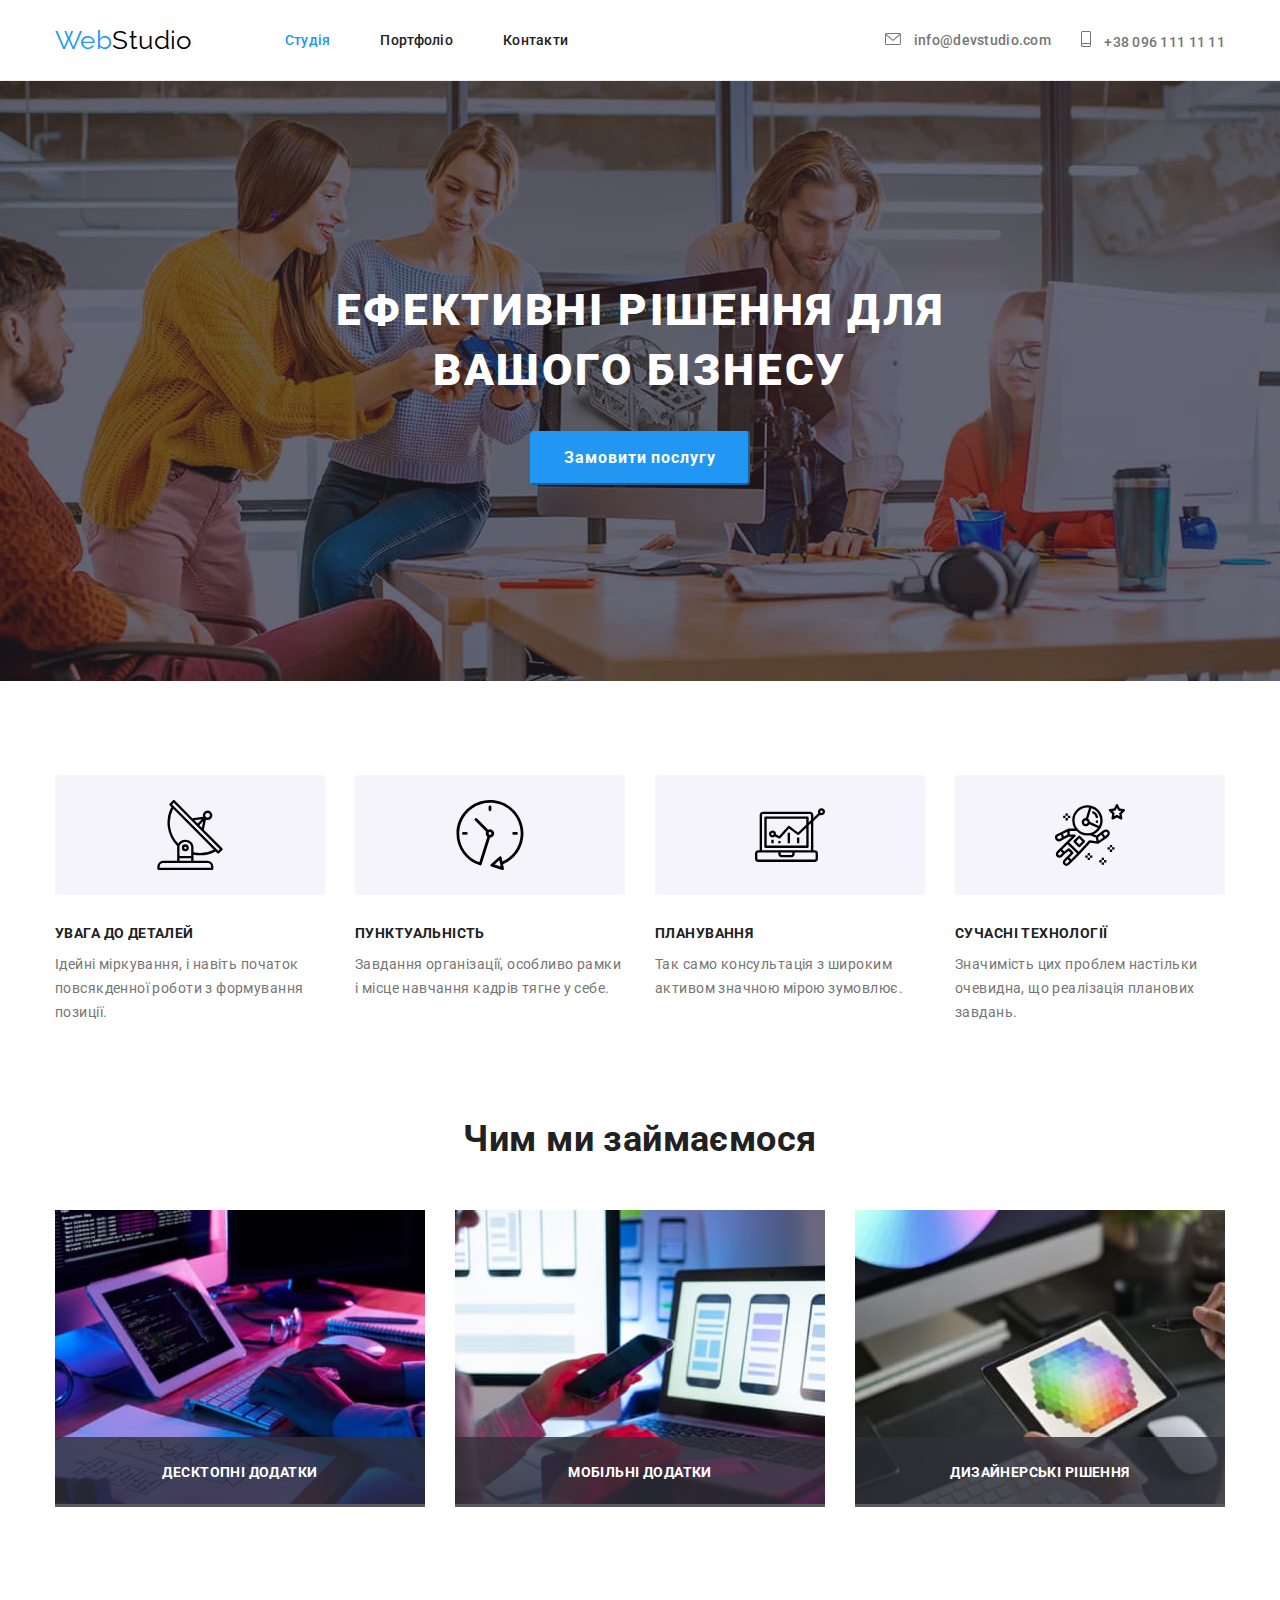
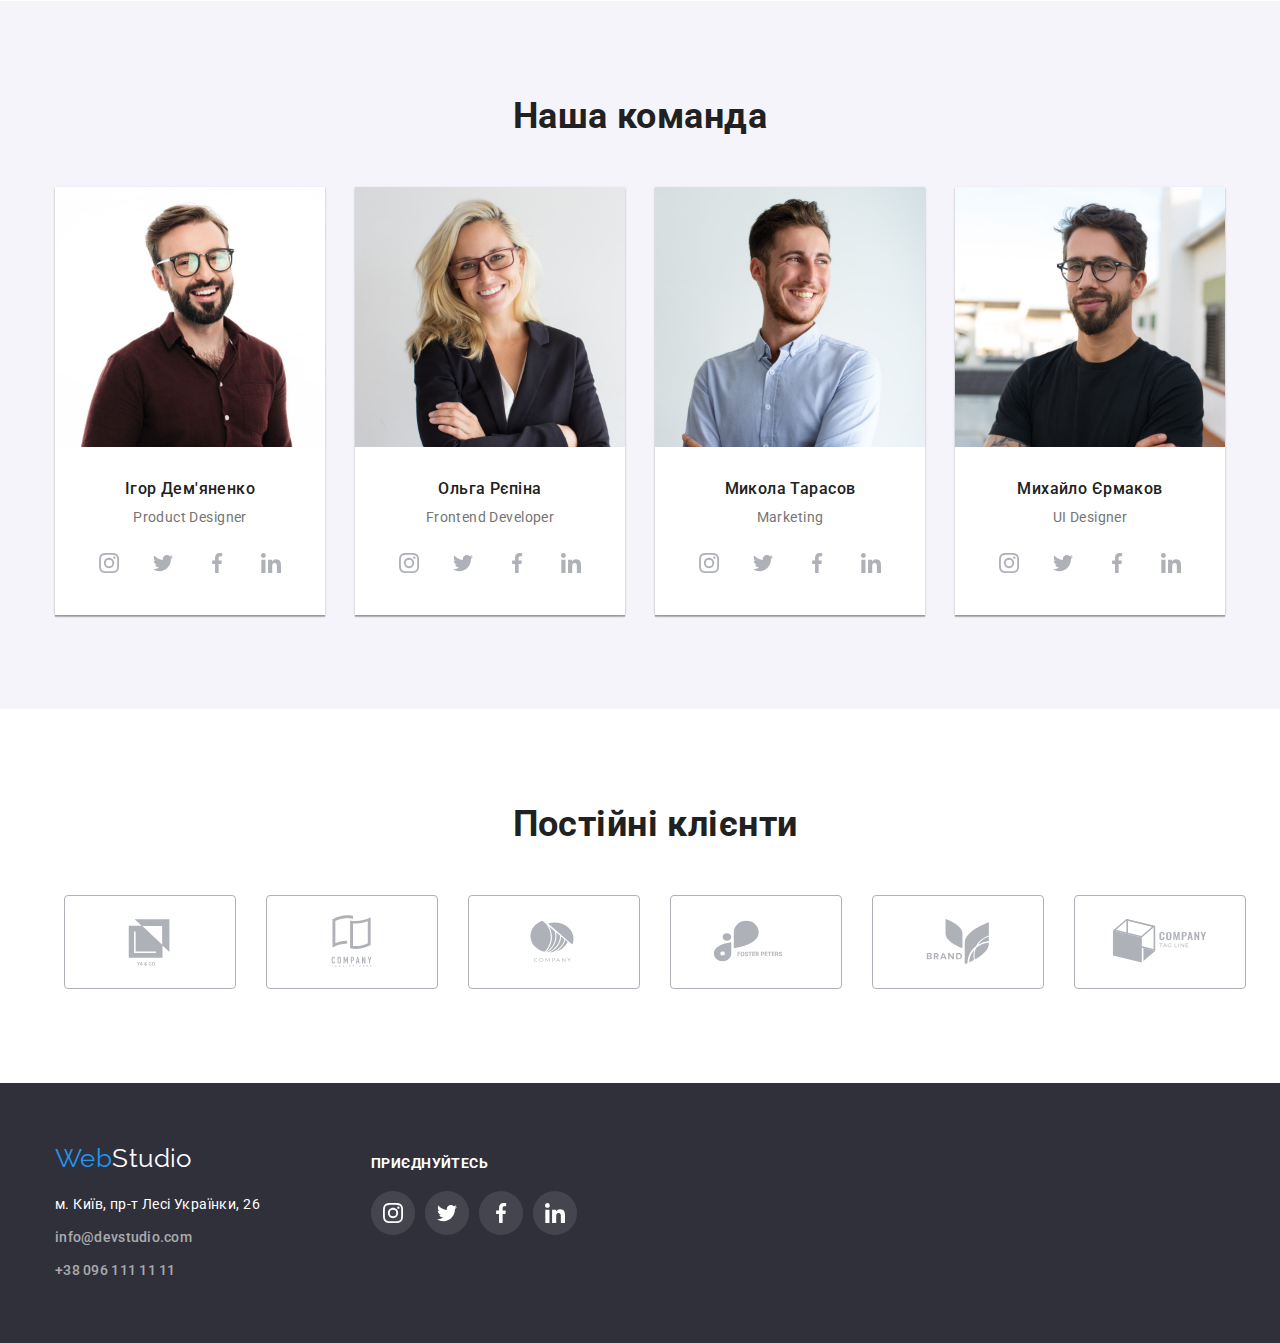
<file: index.html>
<!DOCTYPE html>
<html lang="uk">
<head>
    <meta charset="UTF-8">
    <meta http-equiv="X-UA-Compatible" content="IE=edge">
    <meta name="viewport" content="width=device-width, initial-scale=1.0">
    <title>WebStudio</title>
    <link rel="stylesheet"
        href="https://cdnjs.cloudflare.com/ajax/libs/modern-normalize/1.1.0/modern-normalize.min.css">
    <link rel="stylesheet" href="./css/styles.css">
    <link rel="stylesheet"
        href="https://fonts.googleapis.com/css2?family=Raleway:wght@700&family=Roboto:wght@400;500;700;900&display=swap">
</head>

<body>
    <header class="border">
            <div class="container">
                <nav>
                     <a href="./index.html" class="studio"><span class="span-logo">Web</span>Studio</a>
                    <ul class="ul nav">
                        <li><a href="" class="nav-link current">Студія</a></li>
                        <li><a href="./portfolio.html" class="nav-link">Портфоліо</a></li>
                        <li><a href="" class="nav-link">Контакти</a></li>
                    </ul>
                </nav>
                <ul class="ul header">
                    <Li><a href="mailto:info@devstudio.com" class="link">
                        <svg class="header-icon" width="16" height="12">
                        <use href="./img/icon.svg#mail"></use>
                    </svg>
                        info@devstudio.com</a></Li>
                   <Li><a href="tel:+380961111111" class="link">
                    <svg class="header-icon" width="10" height="16">
                        <use href="./img/icon.svg#smartphone"></use>
                    </svg>
                    
                    +38 096 111 11 11</a></Li>
                </ul>
            </div>
        </header>
        <main>
            <section class="main-section heroes">
                <div class="container">
                    <h1 class="main-title">Ефективні рішення для<br> вашого бізнесу</h1>
                    <button data-modal-open type="button" class="main-button">Замовити послугу</button>
                </div>
                <div class="backdrop is-hidden" data-modal>
                    <div class="modal">
                     <button class="torba" data-modal-close> 
                        <svg class="close" width="18" height="18">
                            <use href="./img/symbol-defs.svg#close-balck"></use>
                        </svg>
                    </button>
                    </div>
                </div>
            </section>
            <section class="section section-tools">
                <div class="container">
                    <h2>
                        <!--Інструменти для рішень-->
                    </h2>
                    <ul class="ul tools">
                        <li class="li-tools">
                            <div class="icon-tools"  tabindex="0">
                            <svg class="antenna" width="70" height="70">
                                <use href="./img/icon.svg#antenna"></use>
                            </svg>
                            </div>
                            <h3 class="tools-title">УВАГА ДО ДЕТАЛЕЙ</h3>
                            <p class="tools-text">Ідейні міркування, і навіть початок повсякденної роботи з формування позиції.</p>
                        </li>
                        <li class="li-tools">
                            <div class="icon-tools"  tabindex="0">
                            <svg class="clock" width=" 70" height="70">
                                <use href="./img/icon.svg#clock"></use>
                            </svg>
                            </div>
                            <h3 class="tools-title">ПУНКТУАЛЬНІСТЬ</h3>
                            <p class="tools-text">Завдання організації, особливо рамки і місце навчання кадрів тягне у себе.</p>
                        </li>
                        <li class="li-tools">
                            <div class="icon-tools"  tabindex="0">
                            <svg class="diagram" width=" 70" height="70">
                                <use href="./img/icon.svg#diagram"></use>
                            </svg>
                            </div>
                            <h3 class="tools-title">ПЛАНУВАННЯ</h3>
                            <p class="tools-text">Так само консультація з широким активом значною мірою зумовлює.</p>
                        </li>
                        <li class="li-tools">
                            <div class="icon-tools"  tabindex="0">
                            <svg class="astronaut" width=" 70" height="70">
                                <use href="./img/icon.svg#astronaut"></use>
                            </svg>
                            </div>
                            <h3 class="tools-title">СУЧАСНІ ТЕХНОЛОГІЇ</h3>
                            <p class="tools-text">Значимість цих проблем настільки очевидна, що реалізація планових завдань.</p>
                        </li>
                    </ul>
                </div>
            </section>
            <section class="section">
                <div class="container">
                    <h2 class="secondary-title">Чим ми займаємося</h2>
                    <ul class="ul works">
                        <li class="second-works"><img src="./img/pc.jpg" alt="пк" width="370" height="294">
                            <h3 class="test-work">Десктопні додатки</h3>
                        </li>
                        <li class="second-works"><img src="./img/smart.jpg" alt="смартфон" width="370" height="294">
                            <h3 class="test-work">Мобільні додатки</h3>
                        </li>
                        <li class="second-works"><img src="./img/tablet.jpg" alt="планшет" width="370" height="294">
                        <h3 class="test-work">Дизайнерські рішення</h3>
                        </li>
                    </ul>
                </div>
            </section>
            <section class="section our-team">
                <div class="container">
                    <h2 class="secondary-title">Наша команда</h2>
                    <ul class="ul team">
                        <li class="shadow-team">
                            <img src="./img/designer.jpg" alt="Співробітник" width="270" height="260">
                           <div class="dream-team">
                            <h3 class="team-title">Ігор Дем'яненко</h3>
                            <p lang="en" class="title">Product Designer</p>
                         <div class="icon-team">
                            <div class="icon-hover"  tabindex="0">
                            <svg class="socials-icon" width="20" height="20">
                                <use href="./img/inst.svg#instagram"></use>
                            </svg>
                            </div>
                            <div class="icon-hover"  tabindex="0">
                            <svg class="socials-icon" width="20" height="20">
                                <use href="./img/socialset.svg#twitter"></use>
                            </svg>
                            </div>
                            <div class="icon-hover"  tabindex="0">
                            <svg class="socials-icon" width="20" height="20">
                                <use href="./img/socialset.svg#facebook"></use>
                            </svg>
                            </div>
                            <div class="icon-hover"  tabindex="0">
                            <svg class="socials-icon" width="20" height="20">
                                <use href="./img/socialset.svg#linkedin"></use>
                            </svg>
                            </div>
                         </div>
             </div>
                    </li>
                        <li class="shadow-team">
                            <img src="./img/frontend.jpg" alt="Співробітник" width="270" height="260">
                            <div class="dream-team">
                            <h3 class="team-title">Ольга Рєпіна</h3>
                            <p lang="en" class="title">Frontend Developer</p>
                            <div class="icon-team">
                                <div class="icon-hover"  tabindex="0">
                                    <svg class="socials-icon" width="20" height="20">
                                        <use href="./img/inst.svg#instagram"></use>
                                    </svg>
                                </div>
                                <div class="icon-hover"  tabindex="0">
                                    <svg class="socials-icon" width="20" height="20">
                                        <use href="./img/socialset.svg#twitter"></use>
                                    </svg>
                                </div>
                                <div class="icon-hover"  tabindex="0">
                                    <svg class="socials-icon" width="20" height="20">
                                        <use href="./img/socialset.svg#facebook"></use>
                                    </svg>
                                </div>
                                <div class="icon-hover"  tabindex="0">
                                    <svg class="socials-icon" width="20" height="20">
                                        <use href="./img/socialset.svg#linkedin"></use>
                                    </svg>
                                </div>
                            </div>
                        </div>  
                        </li>
                        <li class="shadow-team">
                            <img src="./img/marketing.jpg" alt="Співробітник" width="270" height="260">
                            <div class="dream-team">
                            <h3 class="team-title">Микола Тарасов</h3>
                            <p lang="en" class="title">Marketing</p>
                            <div class="icon-team">
                                <div class="icon-hover"  tabindex="0">
                                    <svg class="socials-icon" width="20" height="20">
                                        <use href="./img/inst.svg#instagram"></use>
                                    </svg>
                                </div>
                                <div class="icon-hover"  tabindex="0">
                                    <svg class="socials-icon" width="20" height="20">
                                        <use href="./img/socialset.svg#twitter"></use>
                                    </svg>
                                </div>
                                <div class="icon-hover"  tabindex="0">
                                    <svg class="socials-icon" width="20" height="20">
                                        <use href="./img/socialset.svg#facebook"></use>
                                    </svg>
                                </div>
                                <div class="icon-hover"  tabindex="0">
                                    <svg class="socials-icon" width="20" height="20">
                                        <use href="./img/socialset.svg#linkedin"></use>
                                    </svg>
                                </div>
                            </div>
                        </div> 
                        </li>
                        <li class="shadow-team">
                            <img src="./img/ui.jpg" alt="Співробітник" width="270" height="260">
                            <div class="dream-team">
                            <h3 class="team-title">Михайло Єрмаков</h3>
                            <p lang="en" class="title">UI Designer</p>
                            <div class="icon-team">
                                <div class="icon-hover"  tabindex="0">
                                    <svg class="socials-icon" width="20" height="20">
                                        <use href="./img/inst.svg#instagram"></use>
                                    </svg>
                                </div>
                                <div class="icon-hover"  tabindex="0">
                                    <svg class="socials-icon" width="20" height="20">
                                        <use href="./img/socialset.svg#twitter"></use>
                                    </svg>
                                </div>
                                <div class="icon-hover"  tabindex="0">
                                    <svg class="socials-icon" width="20" height="20">
                                        <use href="./img/socialset.svg#facebook"></use>
                                    </svg>
                                </div>
                                <div class="icon-hover"  tabindex="0">
                                    <svg class="socials-icon" width="20" height="20">
                                        <use href="./img/socialset.svg#linkedin"></use>
                                    </svg>
                                </div>
                            </div>
                            </div>
                        </li>
                    </ul>
                </div>
            </section>
            <section class="section container">
            <div class="container">
                <h2 class="secondary-title">Постійні клієнти</h2>
                
                <ul class="ul client">
                    <li class="icon-client"  tabindex="0">
                        <svg class="box-client" width="106" height="60">
                            <use  href="./img/icon.svg#Logo"></use>
                        </svg>
                        <li class="icon-client"  tabindex="0">
                            <svg class="box-client" width="106" height="60">
                                <use href="./img/icon.svg#Logoa"></use>
                            </svg>
                        </li>
                        <li class="icon-client"  tabindex="0">
                            <svg class="box-client" width="106" height="60">
                                <use  href="./img/icon.svg#Logob"></use>
                            </svg>
                        </li>
                        <li class="icon-client"  tabindex="0">
                            <svg class="box-client" width="106" height="60">
                                <use   href="./img/icon.svg#Logoc"></use>
                            </svg>
                        </li>
                        <li class="icon-client"  tabindex="0">
                            <svg class="box-client" width="106" height="60">
                                <use   href="./img/icon.svg#Logod"></use>
                            </svg>
                        </li>
                        <li class="icon-client" tabindex="0">
                            <svg class="box-client" width="106" height="60">
                                <use   href="./img/icon.svg#Logoe"></use>
                            </svg>
                        </li>
                    
                </ul>
            </div>
            </section>
            
        </main>
        <footer class="footer">
            <div class="ttt container">
            <div class="join">
                <a href="./index.html" class="studio-footer"><span class="span-logo">Web</span>Studio</a>
                <address class="footer-address">
                    <ul class="ul tttt">
                        <li><a href="https://goo.gl/maps/Uojgi36pU9A2yynF6" class="address-link">м. Київ, пр-т Лесі
                                Українки, 26</a></li>
                        <li><a href="mailto:info@devstudio.com" class="link">info@devstudio.com</a></li>
                        <li><a href="tel:+380961111111" class="link">+38 096 111 11 11</a></li>
                    </ul>
                </address>
            </div>
        <div class="icon-teams">
            <h3 class="social-title">приєднуйтесь</h3>
            <ul class="last">
                <li class="icon-hovers"  tabindex="0">
                    <svg class="socials-icon" width="20" height="20">
                        <use href="./img/inst.svg#instagram"></use>
                    </svg>
                    
                </li>
                <li class="icon-hovers"  tabindex="0">
                    <svg class="socials-icon" width="20" height="20">
                        <use href="./img/socialset.svg#twitter"></use>
                    </svg>
                   
                </li>
                <li class="icon-hovers"  tabindex="0"> 
                    <svg class="socials-icon" width="20" height="20">
                        <use href="./img/socialset.svg#facebook"></use>
                    </svg>
                   
                </li> 
                <li class="icon-hovers"  tabindex="0"> 
                    <svg class="socials-icon" width="20" height="20">
                        <use href="./img/socialset.svg#linkedin"></use>
                    </svg>
                    
                </li>
            
        </ul>
            </div>
        </div>
        </footer>
        <script src="./js/modal.js"></script>
   </body>
</html>
</file>
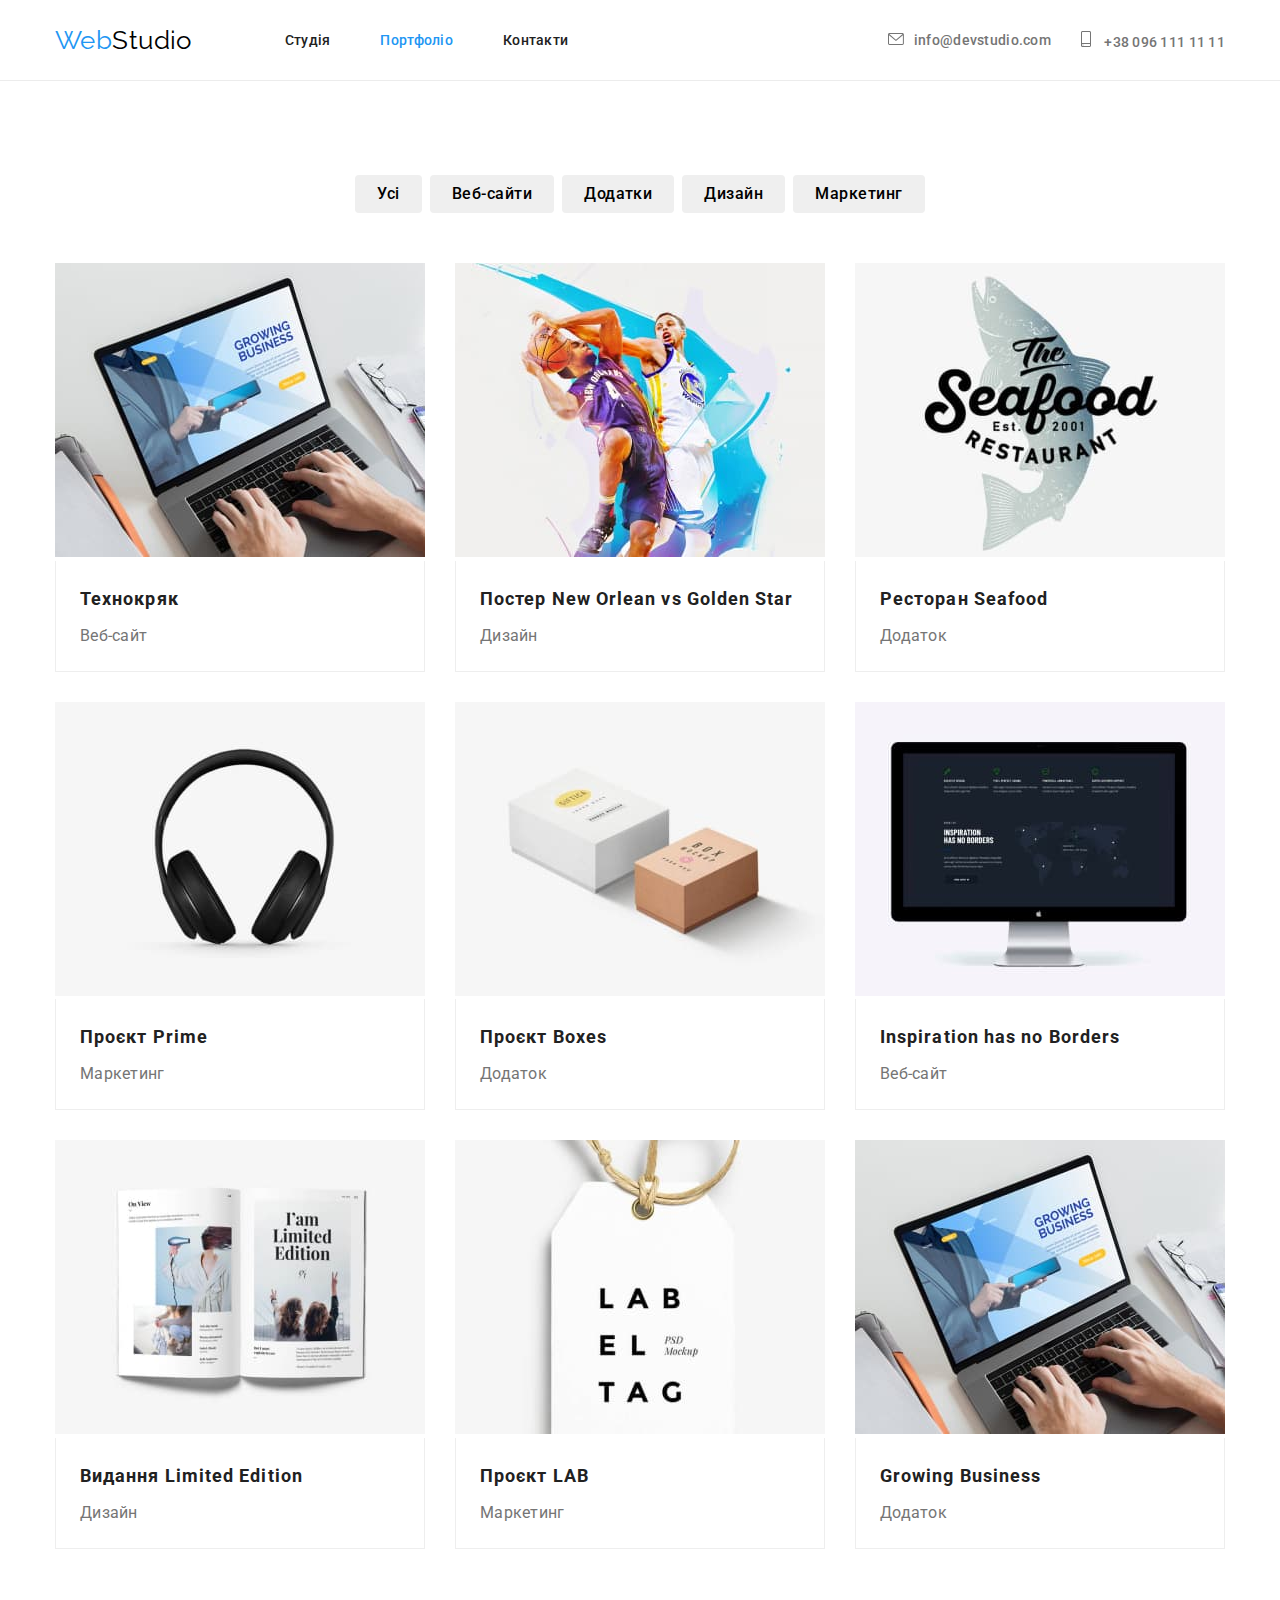
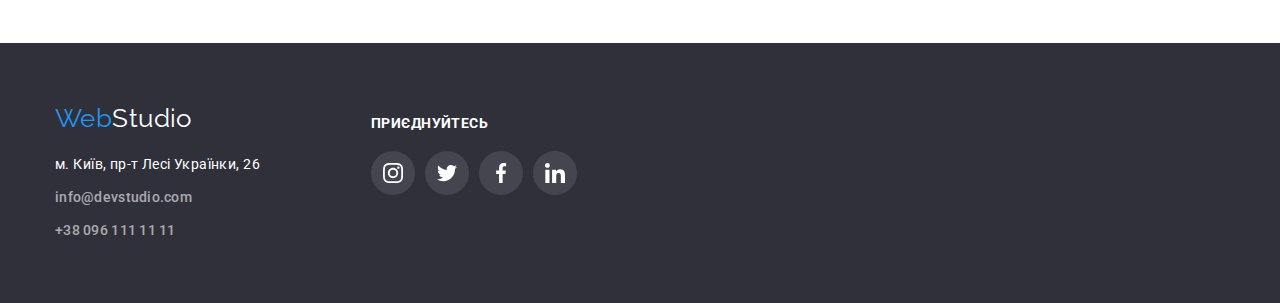
<file: portfolio.html>
<!DOCTYPE html>
<html lang="uk">

<head>
    <meta charset="UTF-8">
    <meta http-equiv="X-UA-Compatible" content="IE=edge">
    <meta name="viewport" content="width=device-width, initial-scale=1.0">
    <title>WebStudio</title>
    <link rel="stylesheet"
        href="https://cdnjs.cloudflare.com/ajax/libs/modern-normalize/1.1.0/modern-normalize.min.css">
    <link rel="stylesheet" href="./css/styles.css">
    <link rel="stylesheet"
        href="https://fonts.googleapis.com/css2?family=Raleway:wght@700&family=Roboto:wght@400;500;700;900&display=swap">
</head>

<body>
        <header class="border">
            <div class="container">
                <nav>
                    <a href="./index.html" class="studio"><span class="span-logo">Web</span>Studio</a>
                    <ul class="ul nav">
                        <li><a href="./index.html" class="nav-link">Студія</a></li>
                        <li><a href="./portfolio.html" class="nav-link current">Портфоліо</a></li>
                        <li><a href="" class="nav-link">Контакти</a></li>
                    </ul>
                </nav>
                <ul class="ul header">
                    <Li><a href="mailto:info@devstudio.com" class="link">
                        <svg class="header-icon" width="16" height="12">
                            <use href="./img/icon.svg#mail"></use>
                        </svg>info@devstudio.com</a></Li>
                    <Li><a href="tel:+380961111111" class="link">
                        <svg class="header-icon" width="10" height="16">
                        <use href="./img/icon.svg#smartphone"></use>
                    </svg>
                        +38 096 111 11 11</a></Li>
                </ul>
            </div>
        </header>
        <main>
            <section class="section">
                <div class="container">
                    <ul class="ul button-filter">
                        <li><button type="button" class="button">Усі</button></li>
                        <li><button type="button" class="button">Веб-сайти</button></li>
                        <li><button type="button" class="button">Додатки</button></li>
                        <li><button type="button" class="button">Дизайн</button></li>
                        <li><button type="button" class="button">Маркетинг</button></li>
                    </ul>
                  <ul class="ul portfolio">
                        <li>
                            <a href="" class="link border-card">
                             <div class="seven">
                                <img src="./img/laptop.jpg" alt="Технокряк" width="370" height="294">
                                 <p class="text">Ресурс пропонує комплексні пропозиції з різним рівнем функціоналу та сервісів. Все це дозволить
                                    відвідувачу отримати вичерпні відомості про компанію чи приватну особу.
                                </p>
                              </div>
                                <div class="filter">
                                <h3 class="portfolio-title">Технокряк</h3>
                                <p class="portfolio-text">Веб-сайт</p>
                            </div>
                            </a>
                        </li>
                        <li>
                            <a href="" class="link border-card">
                                <div class="seven">
                                <img src="./img/bascket.jpg" alt="Постер" width="370" height="294">
                            <p class="text">Ресурс пропонує комплексні пропозиції з різним рівнем функціоналу та сервісів. Все це дозволить
                                відвідувачу отримати вичерпні відомості про компанію чи приватну особу.
                            </p>
                            </div>
                                <div class="filter">
                                <h3 class="portfolio-title">Постер New Orlean vs Golden Star</h3>
                                <p class="portfolio-text">Дизайн</p>
                        </div>
                            </a>
                        </li>
                        <li>
                            <a href="" class="link border-card">
                                <div class="seven">
                                <img src="./img/seafood.jpg" alt="Ресторан" width="370" height="294">
                            <p class="text">Ресурс пропонує комплексні пропозиції з різним рівнем функціоналу та сервісів. Все це дозволить
                                відвідувачу отримати вичерпні відомості про компанію чи приватну особу.
                            </p>
                            </div>
                                <div class="filter">
                                <h3 class="portfolio-title">Ресторан Seafood</h3>
                                <p class="portfolio-text">Додаток</p>
                        </div>
                            </a>
                        </li>
                        <li>
                            <a href="" class="link border-card">
                                <div class="seven">
                                <img src="./img/headphones.jpg" alt="Проєкт Прайм" width="370" height="294">
                            <p class="text">Ресурс пропонує комплексні пропозиції з різним рівнем функціоналу та сервісів. Все це дозволить
                                відвідувачу отримати вичерпні відомості про компанію чи приватну особу.
                            </p>
                            </div>
                                <div class="filter">
                                <h3 class="portfolio-title">Проєкт Prime</h3>
                                <p class="portfolio-text">Маркетинг</p>
                        </div>
                            </a>
                        </li>
                        <li>
                            <a href="" class="link border-card">
                                <div class="seven">
                                <img src="./img/boxes.jpg" alt="Проєкт Боксес" width="370" height="294">
                            <p class="text">Ресурс пропонує комплексні пропозиції з різним рівнем функціоналу та сервісів. Все це дозволить
                                відвідувачу отримати вичерпні відомості про компанію чи приватну особу.
                            </p>
                            </div>
                                <div class="filter">
                                <h3 class="portfolio-title">Проєкт Boxes</h3>
                                <p class="portfolio-text">Додаток</p>
                        </div>
                            </a>
                        </li>
                        <li>
                            
                            <a href="" class="link border-card">
                                <div class="seven">
                                <img src="./img/monoblock.jpg" alt="Моноблок" width="370" height="294">
                            <p class="text">Ресурс пропонує комплексні пропозиції з різним рівнем функціоналу та сервісів. Все це дозволить
                                відвідувачу отримати вичерпні відомості про компанію чи приватну особу.
                            </p>
                            </div>
                                <div class="filter">  
                                <h3 class="portfolio-title">Inspiration has no Borders</h3>
                                <p class="portfolio-text">Веб-сайт</p>
                        </div>
                            </a>
                        </li>
                        <li>
                            <a href="" class="link border-card">
                                <div class="seven">
                                <img src="./img/magazine.jpg" alt="Видання" width="370" height="294">
                            <p class="text">Ресурс пропонує комплексні пропозиції з різним рівнем функціоналу та сервісів. Все це дозволить
                                відвідувачу отримати вичерпні відомості про компанію чи приватну особу.
                            </p>
                            </div>
                                <div class="filter">
                                <h3 class="portfolio-title">Видання Limited Edition</h3>
                                <p class="portfolio-text">Дизайн</p>
                        </div>
                            </a>
                        </li>
                        <li>
                            <a href="" class="link border-card">
                                <div class="seven">
                                <img src="./img/label.jpg" alt="Проєкт" width="370" height="294">
                            <p class="text">Ресурс пропонує комплексні пропозиції з різним рівнем функціоналу та сервісів. Все це дозволить
                                відвідувачу отримати вичерпні відомості про компанію чи приватну особу.
                            </p>
                            </div>
                                <div class="filter">
                                <h3 class="portfolio-title">Проєкт LAB</h3>
                                <p class="portfolio-text">Маркетинг</p>
                        </div>
                            </a>
                        </li>
                        <li>
                            <a href="" class="link border-card">
                            <div class="seven">
                                <img src="./img/laptop.jpg" alt="Лептоп" width="370" height="294">
                            <p class="text">Ресурс пропонує комплексні пропозиції з різним рівнем функціоналу та сервісів. Все це дозволить
                                відвідувачу отримати вичерпні відомості про компанію чи приватну особу.
                            </p>
                            </div>
                                <div class="filter">
                                <h3 class="portfolio-title">Growing Business</h3>
                                <p class="portfolio-text">Додаток</p>
                        </div>
                            </a>
                        </li>
                    </ul>
                </div>
            </section>
        </main>
    <footer class="footer">
        <div class="ttt container">
            <div class="join">
                <a href="./index.html" class="studio-footer"><span class="span-logo">Web</span>Studio</a>
                <address class="footer-address">
                    <ul class="ul tttt">
                        <li><a href="https://goo.gl/maps/Uojgi36pU9A2yynF6" class="address-link">м. Київ, пр-т Лесі
                                Українки, 26</a></li>
                        <li><a href="mailto:info@devstudio.com" class="link">info@devstudio.com</a></li>
                        <li><a href="tel:+380961111111" class="link">+38 096 111 11 11</a></li>
                    </ul>
                </address>
            </div>
            <div class="icon-teams">
                <h3 class="social-title">приєднуйтесь</h3>
                <ul class="last">
                    <li class="icon-hovers">
                        <svg class="socials-icon" width="20" height="20">
                            <use href="./img/inst.svg#instagram"></use>
                        </svg>
                    </li>
                    <li class="icon-hovers">
                        <svg class="socials-icon" width="20" height="20">
                            <use href="./img/socialset.svg#twitter"></use>
                        </svg>
                    </li>
                    <li class="icon-hovers">
                        <svg class="socials-icon" width="20" height="20">
                            <use href="./img/socialset.svg#facebook"></use>
                        </svg>
                    </li>
                    <li class="icon-hovers">
                        <svg class="socials-icon" width="20" height="20">
                            <use href="./img/socialset.svg#linkedin"></use>
                        </svg>
                   </li>
            </ul>
            </div>
        </div>
    </footer>
</body>

</html>
</file>
<file: css/styles.css>
:root {
    --accent-color: #2196F3;
    --primery-color: #ffffff;
    --primery-text-color: #212121;
    --secondary-text-color: #757575;
    --secondary-wite-color: #F5F4FA;
}

body {
    background-color: var(--primery-color);
    color: var(--secondary-text-color);
    font-family: Roboto, sans-serif;
    font-weight: 400;
    letter-spacing: 0.03em;
    font-size: 14px;
    ;
}

h1,
h2,
h3,
ul,
p {
    margin: 0;
    padding: 0;
}

.container {
    width: 1200px;
    padding-left: 15px;
    padding-right: 15px;
    margin-left: auto;
    margin-right: auto;
}



/* Лого */
.studio {
    color: #000000;
    font-family: raleway, sans-serif;
    font-size: 26px;
    line-height: 1.17;
    text-decoration: none;
    display: inline-block;
    margin-right: 93px;
}

.studio-footer {
    color: var(--primery-color);
    font-family: raleway, sans-serif;
    font-size: 26px;
    line-height: 1.17;
    text-decoration: none;
    display: inline-block;
    margin-bottom: 20px;
}

.span-logo,
.nav .current {
    color: var(--accent-color);
}

/*Посилання*/
.nav-link:hover,
.link:hover,
.nav-link:focus,
.link:focus,
.footer-address a:focus,
.footer-address a:hover {
    color: var(--accent-color);
}

.ul {
    list-style: none;
}

/* Навігація */
.nav-link {
    color: var(--primery-text-color);
    font-weight: 500;
    line-height: 1.17;
    letter-spacing: 0.02em;
    text-decoration: none;
    display: block;
    padding-top: 32px;
    padding-bottom: 32px;
    position: relative;
    transition: 250ms cubic-bezier(0.4, 0, 0.2, 1);
}

.nav {
    display: flex;
}

.nav li:not(:last-child) {
    margin-right: 50px;
}

.link {
    color: var(--secondary-text-color);
    font-weight: 500;
    line-height: 1.17;
    letter-spacing: 0.02em;
    text-decoration: none;
    transition: 250ms cubic-bezier(0.4, 0, 0.2, 1);
}

.header {
    display: flex;
    margin-left: auto;
}

.header li:not(:last-child) {
    margin-right: 30px;
}

.container nav {
    display: flex;
    align-items: center;

}

header .container {
    display: flex;
   
}
.header-icon {
    margin-right: 10px;
    fill: currentColor;
}
.header{
align-items: center;}

.border {
    border-bottom: 1px solid #ECECEC
}

/* Герой */
.main-title {
    color: var(--primery-color);
    font-weight: 900;
    font-size: 44px;
    text-transform: uppercase;
    line-height: 1.36;
    letter-spacing: 0.06em;}

.main-button {
    background-color: var(--accent-color);
    color: var(--primery-color);
    border-color: var(--accent-color);
    cursor: pointer;
    font-size: 16px;
    line-height: 1.88;
    letter-spacing: 0.06em;
    margin-top: 30px;
    padding: 10px 32px;
    border-radius: 4px;
    font-weight: 700;
}

.main-section {
    padding-top: 200px;
    padding-bottom: 200px;
    text-align: center;
    margin-left: auto;
    margin-right: auto;
    
}
.heroes {
    background-color: #2F303A;
    background-image: linear-gradient(to right,
   rgba(47, 48, 58, 0.4),
   rgba(47, 48, 58, 0.4)),
     url(../img/heroes.jpg);
    max-width: 1600px;
    height: 600px;
    margin-left: auto;
    margin-right: auto;
    background-position: center;
}
    

/* Інструменти*/
.tools-title {
    color: var(--primery-text-color);
    font-size: 14px;
    line-height: 1.17;
    margin-bottom: 10px;
}

.secondary-title {
    color: var(--primery-text-color);
    font-size: 36px;
    line-height: 1.17;
    margin-bottom: 50px;
    text-align: center;
}

.section {
    padding-top: 94px;
    padding-bottom: 94px;
}

.icon-tools {
   width: 270px;
    height: 120px;
    border-radius: 4px;
    background: #F5F4FA;
    margin-bottom: 30px;
    display: flex;
    align-items: center;
    justify-content: center;
    }





.tools-text{line-height: 24px;
}

.tools {
    display: flex;
    flex-wrap: wrap;
    }
    
.section-tools{ padding-bottom: 0%;}
.li-tools {
    width: calc((100% - 90px) / 4);
}
 

.li-tools:not(:last-child) {
    margin-right: 30px;
}

/*Роботи*/
.works {
    display: flex;
    align-items: center;
}

.works li:not(:last-child) {
    margin-right: 30px;
}

/*Команда*/
.dream-team{
    padding-top: 30px;
    padding-bottom: 30px;
}
.team-title {
    color: var(--primery-text-color);
    font-weight: 500;
    font-size: 16px;
    line-height: 1.17;
    text-align: center;
}

.title {
    margin-top: 10px;
    text-align: center;
}

.team {
    display: flex;
   
}

.shadow-team{
    box-shadow: 0px 1px 3px rgba(0, 0, 0, 0.12), 0px 1px 1px rgba(0, 0, 0, 0.14), 0px 2px 1px rgba(0, 0, 0, 0.2);
}
.team li:not(:last-child) {
    margin-right: 30px;
    
}

.our-team {
    background-color: var(--secondary-wite-color);
   
}

.team li {
    background-color: var(--primery-color);
}

/*Футер*/
.footer {
    padding-top: 60px;
    padding-bottom: 60px;
    background-color: #2F303A;
    }


.footer-address a {
    color: rgba(256, 256, 256, 0.6);
    line-height: 1.71;
    text-decoration: none;
    font-style: normal;
    transition: 250ms cubic-bezier(0.4, 0, 0.2, 1);
}

.footer-address li:not(:last-child) {
    margin-bottom: 9px;
}

.footer-address .address-link {
    color: var(--primery-color);
    text-decoration: none;
    
}

/* Фільтр портфоліо*/
.button {
    cursor: pointer;
    font-family: roboto, sans-serif;
    font-style: normal;
    font-weight: 500;
    font-size: 16px;
    line-height: 1.63;
    letter-spacing: 0.03em;
    padding-top: 6px;
    padding-bottom: 6px;
    border-radius: 4px;
    border: none;
     padding-left: 22px; 
    padding-right: 22px;
}
.button-filter{margin-bottom: 50px;}

.button:hover,
.button:focus {
    color: var(--primery-color);
    background-color: var(--accent-color);
    border-color: var(--accent-color);
    box-shadow: 0px 3px 1px rgba(0, 0, 0, 0.1), 0px 1px 2px rgba(0, 0, 0, 0.08), 0px 2px 2px rgba(0, 0, 0, 0.12);
}

.button-filter {
    display: flex;
    justify-content: center;
transition: 250ms cubic-bezier(0.4, 0, 0.2, 1);
}


.button-filter li:not(:last-child) {
    margin-right: 8px;
}
.filter{ padding: 20px 24px;
border-bottom: 1px solid #EEEEEE;
border-right: 1px solid #EEEEEE;
border-left: 1px solid #EEEEEE;}


.portfolio-title {
    color: var(--primery-text-color);
    font-size: 18px;
    line-height: 2;
    letter-spacing: 0.06em;
    margin-bottom: 4px;

}

.portfolio-text {
    font-size: 16px;
    line-height: 1.88;
    font-weight: 400;
}

.portfolio {
    display: flex;
    flex-wrap: wrap;
    
}

.portfolio li {
    margin-bottom: 30px;
    margin-right: 30px;
}

.portfolio li:nth-child(3n) {
    margin-right: 0px;
}

.portfolio li:nth-last-child(-n + 3) {
    margin-bottom: 0px;
}

.portfolio li:hover,
.portfolio li:focus {
    box-shadow: 0px 1px 1px rgba(0, 0, 0, 0.12), 0px 4px 4px rgba(0, 0, 0, 0.06), 1px 4px 6px rgba(0, 0, 0, 0.16);
}

.portfolio .link {
    cursor: default;
    color: var(--secondary-text-color);
}

.current {
    text-decoration: none;
}

.dream-team{
    text-align: center;
    justify-content: center;
}
.icon-team{
    display: flex;
     margin-top: 16px;
     fill: currentColor;
     justify-content: center;
    transition: 250ms cubic-bezier(0.4, 0, 0.2, 1);
     
}
.icon-hover{
        display: flex;
        height: 44px;
        width: 44px;
        padding: 12px;
        border-radius: 50%;
        margin-right: 10px;
 }
.icon-hover:last-child{margin-right: 0px;}
.icon-hover:hover,
.icon-hover:focus {
    cursor: pointer;
    background-color: var(--accent-color);
    fill: var(--primery-color);}

    .client{
            fill: currentColor;
            
            display: flex;
            margin-top: 50px;
            text-align: center;
        justify-content: center;}
.icon-client{
    display: flex;  
    padding-left: 32px; 
    padding-right: 32px;
    padding-top: 16px;
    padding-bottom: 16px;
    border: 1px solid #AFB1B8;
    margin-right: 30px;
    border-radius: 4px;
    transition: 250ms cubic-bezier(0.4, 0, 0.2, 1);
}
            
.icon-client:last-child{margin-right: 0px;}
.icon-client:hover, 
.icon-client:focus {cursor: pointer;
    border-color: var(--accent-color);
    fill: var(--accent-color);
}
.box-client:hover, .box-client:focus{color: var(--accent-color);}

.social-title{
    display: flex;
    font-size: 14px;
     line-height: 1.17;
      font-weight: 700;
    color: var(--primery-color);
    text-transform: uppercase;
    margin-bottom: 20px;
    margin-top: 12px;
}


.socials-icon{
    color:#AFB1B8;
    transition: 250ms cubic-bezier(0.4, 0, 0.2, 1);
  }

.icon-hovers{
        display: flex;
        height: 44px;
        width: 44px;
        padding: 12px;
        border-radius: 50%;
        margin-right: 10px;
        background-image: linear-gradient(to right,
                    rgba(255, 255, 255, 0.1),
                    rgba(255, 255, 255, 0.1));
}
.icon-teams {
    margin-left: 70px;
    fill: white;
    }
.icon-hovers:hover, .icon-hovers:focus{
    cursor: pointer;
    background-color: var(--accent-color);
    fill: var(--primery-color);
    }


.last{display: flex;
align-items: center;}
.footer{display: flex;}
.ttt{display: flex;}
  .join{width: 246px;}
  .box-client {
      color: #AFB1B8;
  }
  
.backdrop{
    position: fixed;
    top: 0;
    left: 0;  
    width: 100%;
    height: 100%;
    background-color: rgba(0, 0, 0, 0.2);
   
    
    transition: opacity 250ms cubic-bezier(0.4, 0, 0.2, 1);
}
.backdrop.is-hidden .modal {
    transform: translate(-50%, -50%) scale(1.5);
}
.modal{
    min-width: 528px;
    min-height: 581px;
    background-color: #ffffff;
    border-radius: 4px;
    position: absolute;
    top: 50%;
    left: 50%;
    transform: translate(-50%, -50%) scale(1);
    transition: opacity 250ms cubic-bezier(0.4, 0, 0.2, 1);
   }
  .backdrop.is-hidden{
    opacity: 0;
    pointer-events: none;
    visibility: hidden;
  } 
.torba{
    width: 30px;
    height: 30px;
    display: flex;
    align-items: center;
    justify-content: center;
    border-radius: 50%;
    border: 1px solid rgba(0, 0, 0, 0.1);
    background-color: var(--primery-color);
    margin-left: 490px;
    margin-top: 8px;
    margin-right: 8px;
    cursor: pointer;
}

.nav-link::after{
    content: "";
    position: absolute;
    left: 0;
    bottom: 0;
    display: block;
    width: 100%;
    height: 4px;
    background-color: var(--accent-color);
    opacity: 0;
    border-radius: 2px;
    margin-bottom: -1px;
}
.nav-link:hover::after,
.nav-link:focus::after
{
    opacity: 1;
}
.second-works{position: relative;}
.test-work{
    position: absolute;
    left: 0;
    bottom: 0;
    width: 100%;
    height: 70px;
    padding-top: 27px;
    padding-bottom: 27px;
     text-align: center;
    
    font-weight: 700;
     font-size: 14px;
     line-height: 1.17;
    letter-spacing: 0.03em;
     text-transform: uppercase;
    
     color: var(--primery-color);
    background-color: rgba(47, 48, 58, 0.8); ;
}

    .seven{position: relative}
    .text{position: absolute;
    display: block;
    content: "";
        top: 100%;
        height: 100%;
        overflow: hidden;
        pointer-events: none;
        transition:  250ms cubic-bezier(0.4, 0, 0.2, 1);
        font-weight: 400;
        font-size: 18px;
        line-height: 1.56;
        letter-spacing: 0.03em;
    
        height: 294px;
        padding-top: 63px;
        padding-left: 24px;
        padding-right: 24px;
        background-color: var(--accent-color);
        color: var(--primery-color);
        opacity: 0;
    }
    .seven:hover .text{
        transform: translateY(-100%);
        opacity: 1;
        transition: 250ms cubic-bezier(0.4, 0, 0.2, 1);
    }
</file>
